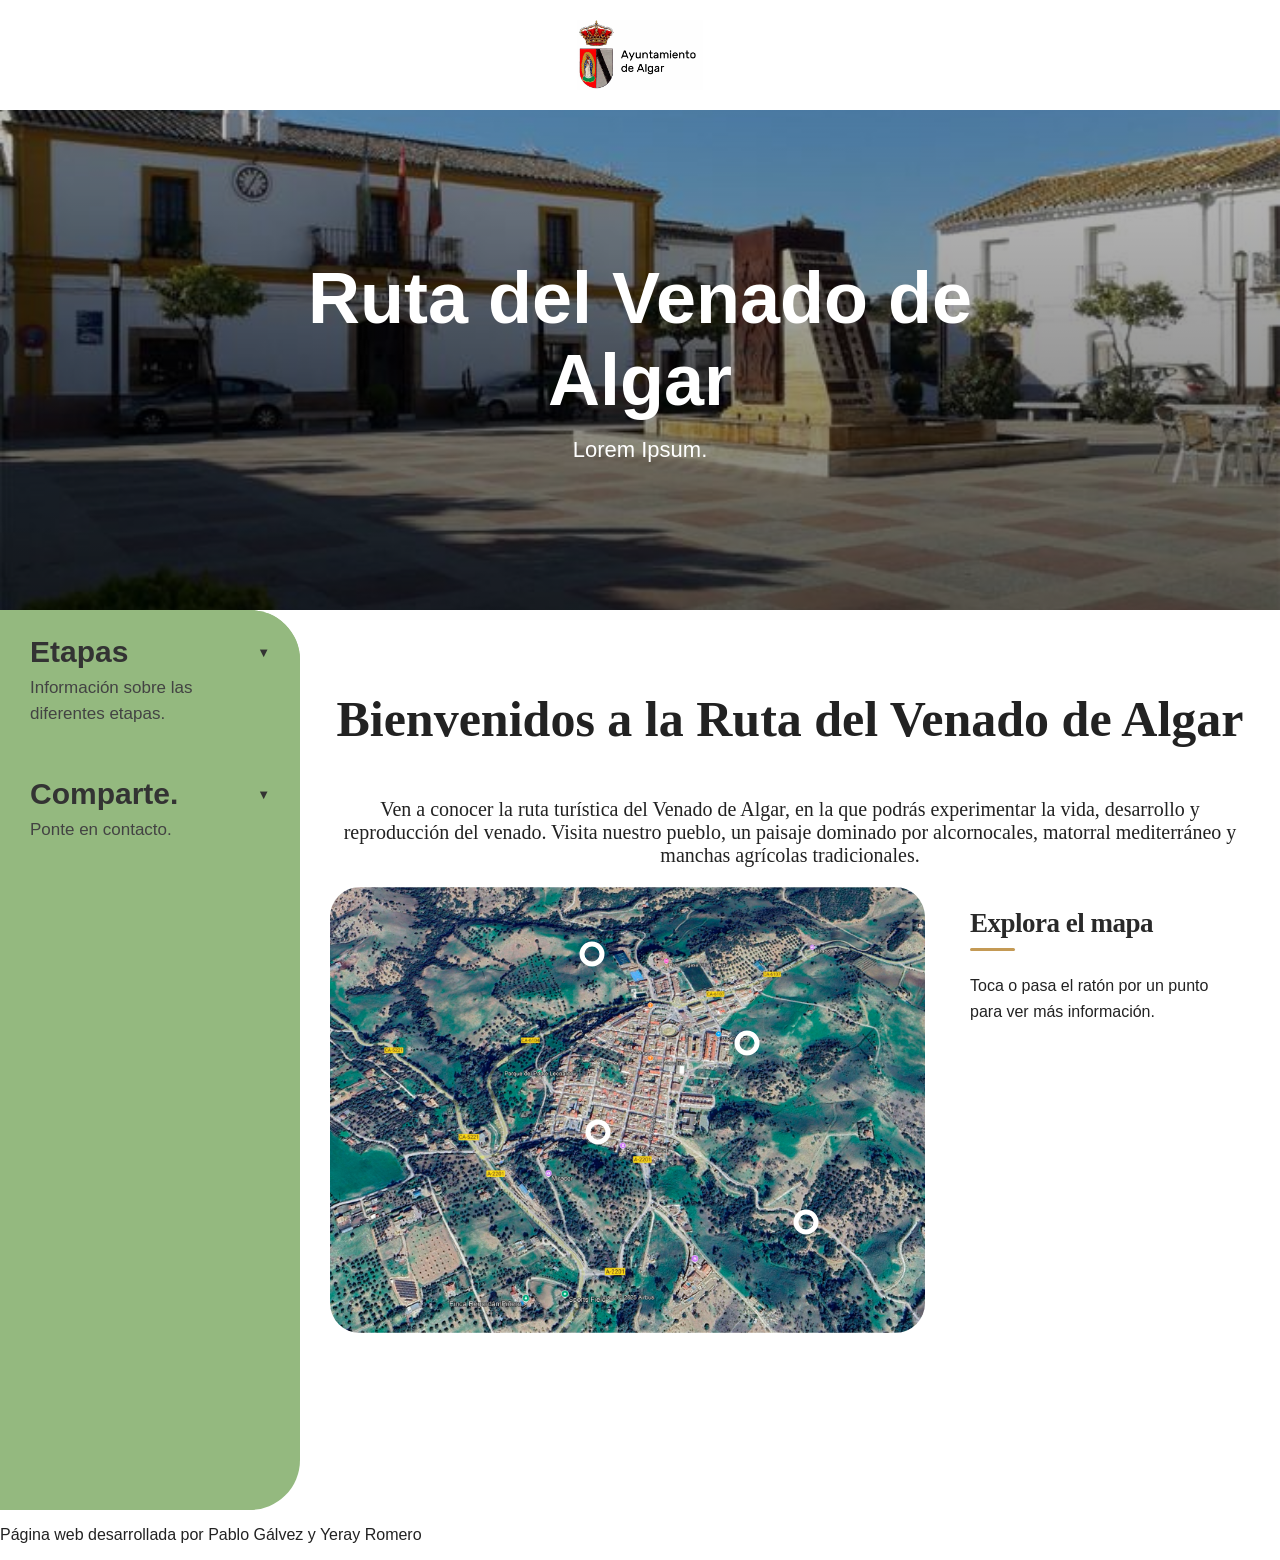
<file: index.html>
<!doctype html>
<html lang="en">
  <head>
    <meta charset="UTF-8" />
    <meta name="viewport" content="width=device-width, initial-scale=1.0" />
    <title>Interactive Map</title>
    <link rel="stylesheet" href="main.css" />
    <link rel="script" href="main.js" />
  </head>

  <body>
    <header class="logo-area">
      <img src="assets/images/escudo2.png" alt="Website logo" />
    </header>

    <div class="hero-header">
      <div class="hero-overlay">
        <div class="hero-content">
          <h1>Ruta del Venado de Algar</h1>
          <p>Lorem Ipsum.</p>
        </div>
      </div>
    </div>
    <!-- =====================================================
     15. COMPLETE PAGE LAYOUT
===================================================== -->

    <div class="page-layout">
      <!-- ===============================================
       LEFT SIDEBAR
  ================================================ -->

      <aside class="sidebar">
        <!-- LOGO -->

        <!-- EXTERNAL LINKS -->

        <nav class="links-area">
          <!-- WEBSITE -->
          <div class="link-item">
            <button
              class="dropdown-toggle"
              type="button"
              aria-expanded="false"
              aria-controls="dropdown-website"
            >
              Etapas

              <span class="dropdown-arrow">▼</span>
            </button>

            <span class="link-description">
              Información sobre las diferentes etapas.
            </span>

            <div class="dropdown-menu" id="dropdown-website">
              <a href="/etapa-1/"> Etapa 1 </a>

              <a href="/etapa-2/"> Etapa 2 </a>

              <a href="/etapa-3/"> Etapa 3 </a>
            </div>
          </div>

          <!-- ABOUT -->
          <div class="link-item">
            <button
              class="dropdown-toggle"
              type="button"
              aria-expanded="false"
              aria-controls="dropdown-about"
            >
              Comparte.

              <span class="dropdown-arrow">▼</span>
            </button>

            <span class="link-description"> Ponte en contacto. </span>

            <div class="dropdown-menu" id="dropdown-about">
              <a href="https://example.com/our-story"> Sugiere </a>

              <a href="https://example.com/team"> Comparte </a>
            </div>
          </div>
        </nav>
      </aside>

      <!-- ===============================================
       RIGHT MAIN CONTENT
  ================================================ -->

      <main class="main-content">
        <div class="right-side-title">
          <p>Bienvenidos a la Ruta del Venado de Algar</p>

          <div class="right-side-info">
            <p>
              Ven a conocer la ruta turística del Venado de Algar, en la que
              podrás experimentar la vida, desarrollo y reproducción del venado.
              Visita nuestro pueblo, un paisaje dominado por alcornocales,
              matorral mediterráneo y manchas agrícolas tradicionales.
            </p>
          </div>
        </div>

        <div class="map-layout">
          <!-- INTERACTIVE MAP -->

          <div class="map-container">
            <div class="map-wrapper" id="mapWrapper">
              <img
                src="assets/images/mapa ruta venado43.png"
                alt="Interactive map"
              />

              <!-- Markers generated by JavaScript -->
            </div>
          </div>

          <!-- INFORMATION PANEL -->

          <aside
            class="info-panel"
            id="infoPanel"
            aria-live="polite"
            aria-atomic="true"
          >
            <h2>Explora el mapa</h2>

            <p>Toca o pasa el ratón por un punto para ver más información.</p>
          </aside>
        </div>
      </main>
    </div>

    <div id="body2"></div>
    <div id="credits">
      <p>Página web desarrollada por Pablo Gálvez y Yeray Romero</p>
    </div>

    <!-- =====================================================
     16. JAVASCRIPT
===================================================== -->

    <script src="main.js"></script>
  </body>
</html>
</file>
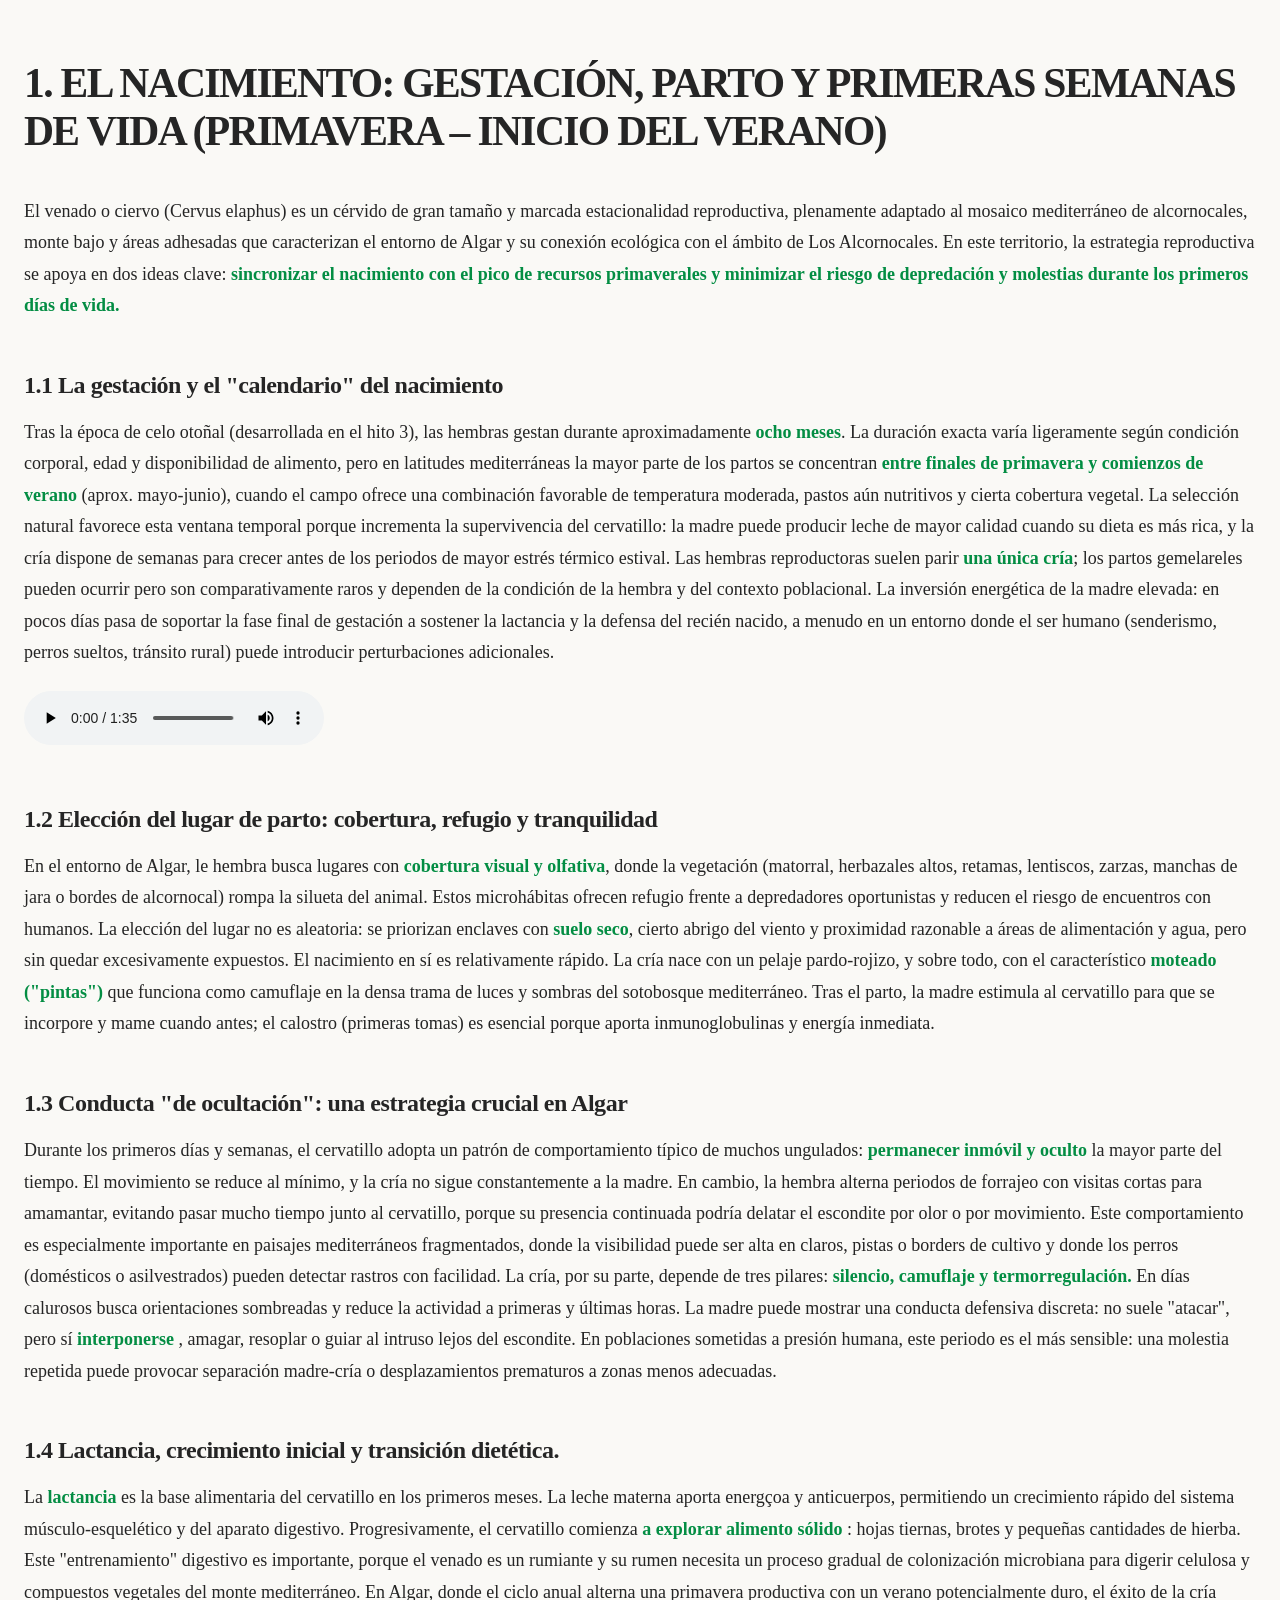
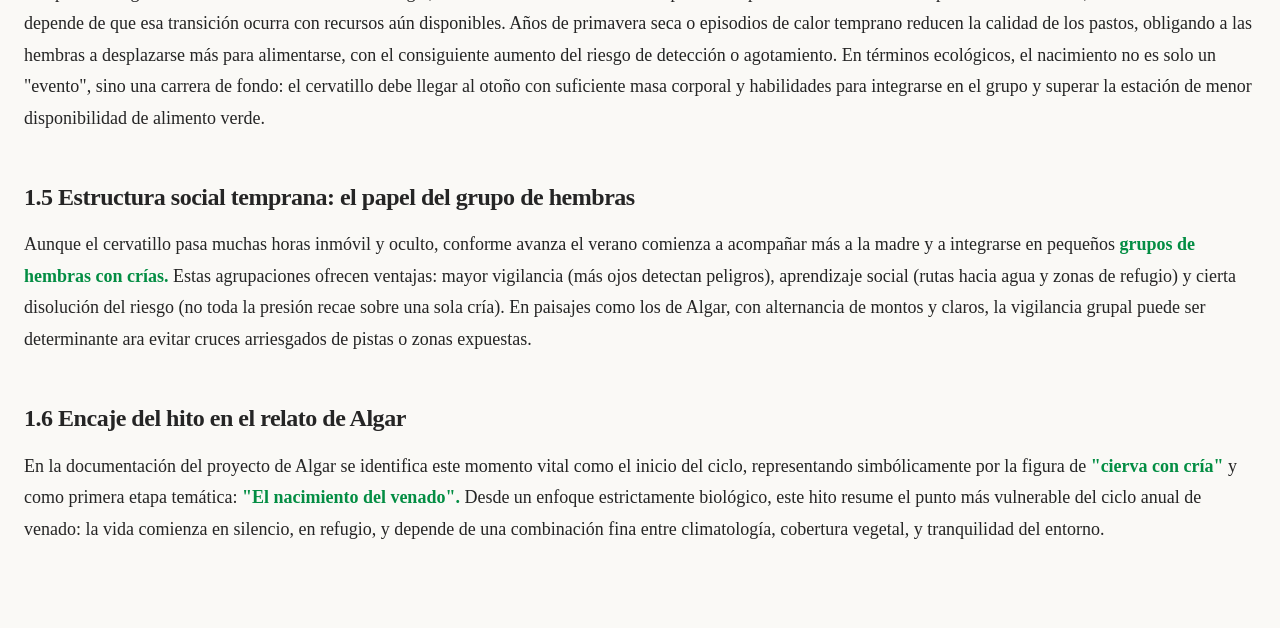
<file: etapa-1/index.html>
<!DOCTYPE html>
<html lang="en">

<head>
  <meta charset="UTF-8">
  <meta name="viewport" content="width=device-width, initial-scale=1.0">
  <title>Etapa 1: El nacimiento</title>
  <link rel="stylesheet" href="../main.css">
  <link rel="stylesheet" href="../etapas.css">
</head>

<body>
  <h1> 1. EL NACIMIENTO: GESTACIÓN, PARTO Y PRIMERAS SEMANAS DE VIDA
    (PRIMAVERA – INICIO DEL VERANO)</h1>
  <p>El venado o ciervo (Cervus elaphus) es un cérvido de gran tamaño y marcada estacionalidad reproductiva, plenamente
    adaptado al mosaico mediterráneo de alcornocales, monte bajo y áreas
    adhesadas que caracterizan el entorno de Algar y su conexión ecológica con el ámbito de
    Los Alcornocales. En este territorio, la estrategia reproductiva se apoya en dos ideas
    clave: <b>sincronizar el nacimiento con el pico de recursos primaverales y minimizar el
      riesgo de depredación y molestias durante los primeros días de vida.</b> </p>
  <h2> 1.1 La gestación y el "calendario" del nacimiento </h2>
  <p>Tras la época de celo otoñal (desarrollada en el hito 3), las hembras gestan durante
    aproximadamente <b>ocho meses</b>. La duración exacta varía ligeramente según
    condición corporal, edad y disponibilidad de alimento, pero en latitudes mediterráneas
    la mayor parte de los partos se concentran <b>entre finales de primavera y comienzos de verano </b>
    (aprox. mayo-junio), cuando el campo ofrece una combinación favorable de temperatura
    moderada, pastos aún nutritivos y cierta cobertura vegetal. La selección natural favorece
    esta ventana temporal porque incrementa la supervivencia del cervatillo: la madre puede
    producir leche de mayor calidad cuando su dieta es más rica, y la cría dispone de
    semanas para crecer antes de los periodos de mayor estrés térmico estival.

    Las hembras reproductoras suelen parir <b>una única cría</b>; los partos gemelareles pueden
    ocurrir pero son comparativamente raros y dependen de la condición de la hembra y del
    contexto poblacional. La inversión energética de la madre elevada: en pocos días
    pasa de soportar la fase final de gestación a sostener la lactancia y la defensa del
    recién nacido, a menudo en un entorno donde el ser humano (senderismo, perros sueltos,
    tránsito rural) puede introducir perturbaciones adicionales. </p>


  <audio controls>
    <source src="/assets/audio/audio_1.ogg" type="audio/ogg">
    Your browser does not support the audio element.
  </audio>


  <h2> 1.2 Elección del lugar de parto: cobertura, refugio y tranquilidad </h2>

  <p>En el entorno de Algar, le hembra busca lugares con <b>cobertura visual y olfativa</b>,
    donde la vegetación (matorral, herbazales altos, retamas, lentiscos, zarzas, manchas de jara o bordes
    de alcornocal) rompa la silueta del animal. Estos microhábitas ofrecen refugio frente a depredadores
    oportunistas y reducen el riesgo de encuentros con humanos.
    La elección del lugar no es aleatoria: se priorizan enclaves con <b>suelo seco</b>, cierto abrigo del viento
    y proximidad razonable a áreas de alimentación y agua, pero sin quedar excesivamente expuestos.

    El nacimiento en sí es relativamente rápido. La cría nace con un pelaje pardo-rojizo, y sobre todo,
    con el característico <b>moteado ("pintas") </b> que funciona como camuflaje en la densa trama de luces y sombras
    del sotobosque mediterráneo. Tras el parto, la madre estimula al cervatillo para que se incorpore y mame
    cuando antes; el calostro (primeras tomas) es esencial porque aporta inmunoglobulinas y energía inmediata. </p>

  <h2> 1.3 Conducta "de ocultación": una estrategia crucial en Algar </h2>
  <p>Durante los primeros días y semanas, el cervatillo adopta un patrón de comportamiento típico de muchos
    ungulados: <b>permanecer inmóvil y oculto</b> la mayor parte del tiempo. El movimiento se reduce al mínimo, y la
    cría
    no sigue constantemente a la madre. En cambio, la hembra alterna periodos de forrajeo con visitas cortas para
    amamantar, evitando pasar mucho tiempo junto al cervatillo, porque su presencia continuada podría delatar el
    escondite por olor o por movimiento. Este comportamiento es especialmente importante en paisajes mediterráneos
    fragmentados, donde la visibilidad puede ser alta en claros, pistas o borders de cultivo y donde los perros
    (domésticos o asilvestrados) pueden detectar rastros con facilidad.

    La cría, por su parte, depende de tres pilares: <b>silencio, camuflaje y termorregulación.</b>
    En días calurosos busca orientaciones sombreadas y reduce la actividad a primeras y últimas
    horas. La madre puede mostrar una conducta defensiva discreta: no suele "atacar", pero sí <b>interponerse </b>,
    amagar, resoplar o guiar al intruso lejos del escondite. En poblaciones sometidas a presión humana, este
    periodo es el más sensible: una molestia repetida puede provocar separación madre-cría o desplazamientos
    prematuros a zonas menos adecuadas. </p>

  <h2> 1.4 Lactancia, crecimiento inicial y transición dietética. </h2>

  <p>La <b> lactancia </b> es la base alimentaria del cervatillo en los primeros meses. La leche materna aporta energçoa
    y
    anticuerpos, permitiendo un crecimiento rápido del sistema músculo-esquelético
    y del aparato digestivo. Progresivamente, el cervatillo comienza<b> a explorar alimento sólido </b> : hojas tiernas,
    brotes y pequeñas cantidades de hierba. Este "entrenamiento" digestivo
    es importante, porque el venado es un rumiante y su rumen necesita un proceso gradual de colonización microbiana
    para
    digerir celulosa y compuestos vegetales del monte mediterráneo.

    En Algar, donde el ciclo anual alterna una primavera productiva con un verano potencialmente duro, el éxito de la
    cría
    depende de que esa transición ocurra con recursos aún
    disponibles. Años de primavera seca o episodios de calor temprano reducen la calidad de los pastos, obligando a las
    hembras a desplazarse más para alimentarse, con el consiguiente
    aumento del riesgo de detección o agotamiento. En términos ecológicos, el nacimiento no es solo un "evento", sino
    una
    carrera de fondo: el cervatillo debe llegar al otoño con
    suficiente masa corporal y habilidades para integrarse en el grupo y superar la estación de menor disponibilidad de
    alimento verde.</p>

  <h2> 1.5 Estructura social temprana: el papel del grupo de hembras </h2>

  <p>Aunque el cervatillo pasa muchas horas inmóvil y oculto, conforme avanza el verano comienza a acompañar más a la
    madre
    y a integrarse en pequeños<b> grupos de hembras con crías.</b>
    Estas agrupaciones ofrecen ventajas: mayor vigilancia (más ojos detectan peligros), aprendizaje social (rutas hacia
    agua y zonas de refugio) y cierta disolución del riesgo
    (no toda la presión recae sobre una sola cría). En paisajes como los de Algar, con alternancia de montos y claros,
    la
    vigilancia grupal puede ser determinante ara evitar
    cruces arriesgados de pistas o zonas expuestas. </p>

  <h2> 1.6 Encaje del hito en el relato de Algar </h2>

  <p>En la documentación del proyecto de Algar se identifica este momento vital como el inicio del ciclo, representando
    simbólicamente por la figura de <b>"cierva con cría"</b> y como primera etapa
    temática: <b>"El nacimiento del venado".</b>

    Desde un enfoque estrictamente biológico, este hito resume el punto más vulnerable del ciclo anual de venado: la
    vida
    comienza en silencio, en refugio, y depende de una combinación
    fina entre climatología, cobertura vegetal, y tranquilidad del entorno.</p>

</body>

</html>
</file>
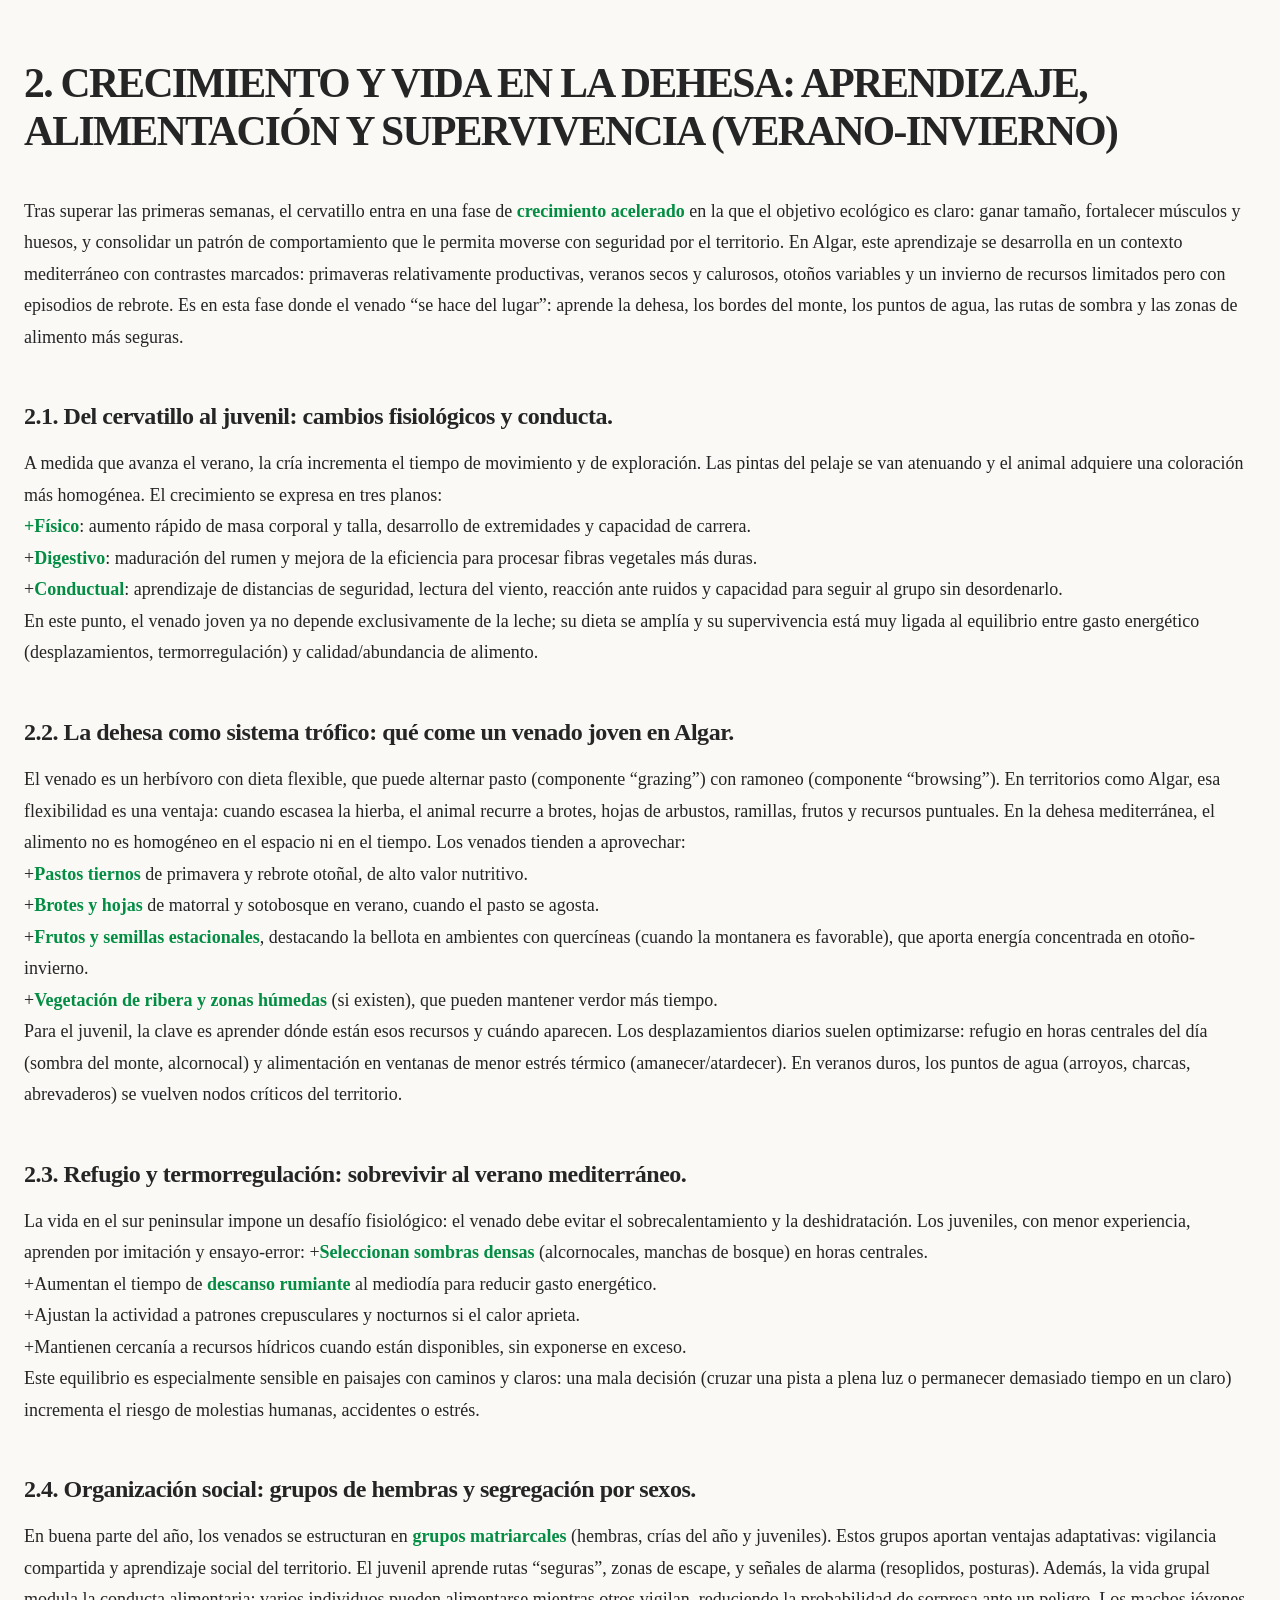
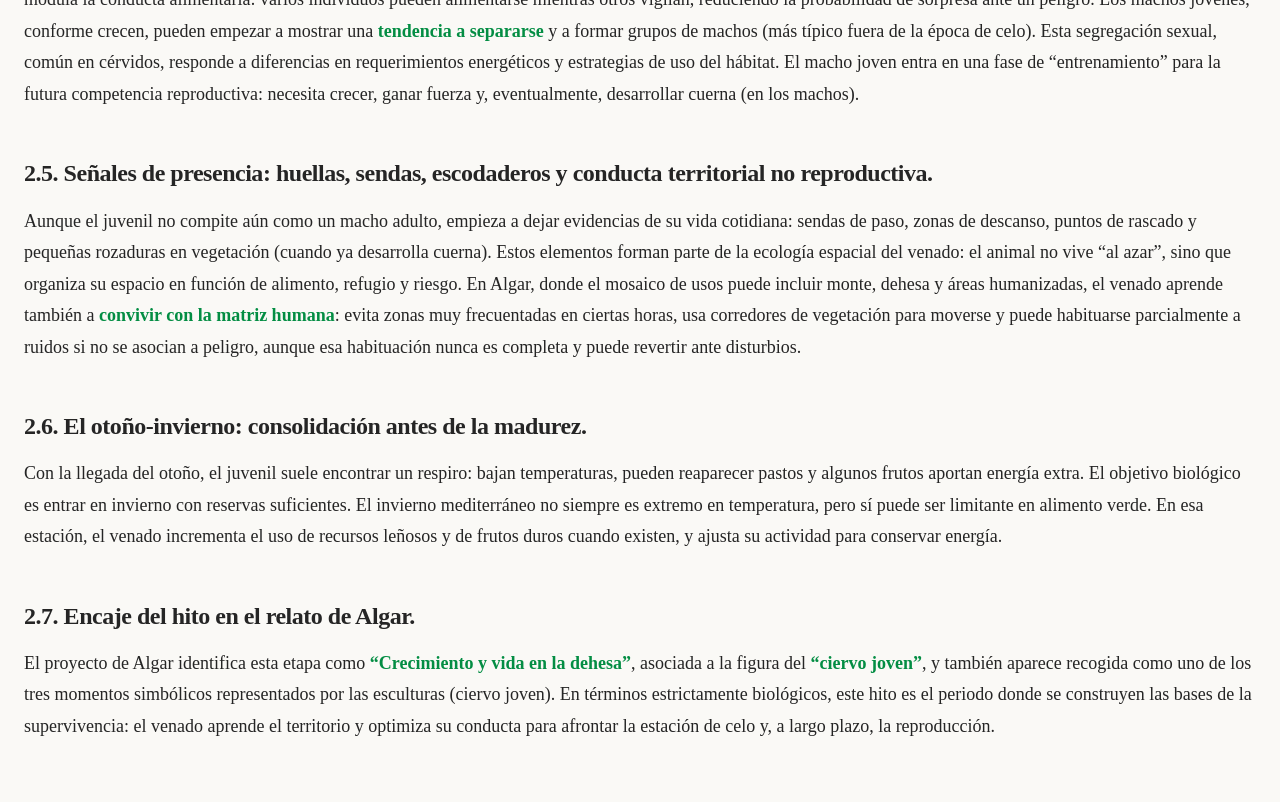
<file: etapa-2/index.html>
<!DOCTYPE html>
<html lang="en">

<head>
  <meta charset="UTF-8">
  <meta name="viewport" content="width=device-width, initial-scale=1.0">
  <title>Document</title>
  <link rel="stylesheet" href="../main.css">
  <link rel="stylesheet" href="../etapas.css">
</head>

<body>
  <h1>2. CRECIMIENTO Y VIDA EN LA DEHESA: APRENDIZAJE, ALIMENTACIÓN Y
    SUPERVIVENCIA (VERANO-INVIERNO)</h1>
  Tras superar las primeras semanas, el cervatillo entra en una fase de <b>crecimiento
  acelerado</b> en la que el objetivo ecológico es claro: ganar tamaño, fortalecer músculos y
  huesos, y consolidar un patrón de comportamiento que le permita moverse con
  seguridad por el territorio. En Algar, este aprendizaje se desarrolla en un contexto
  mediterráneo con contrastes marcados: primaveras relativamente productivas,
  veranos secos y calurosos, otoños variables y un invierno de recursos limitados pero
  con episodios de rebrote. Es en esta fase donde el venado “se hace del lugar”: aprende
  la dehesa, los bordes del monte, los puntos de agua, las rutas de sombra y las zonas de
  alimento más seguras.
  <h2>2.1. Del cervatillo al juvenil: cambios fisiológicos y conducta.</h2>
  A medida que avanza el verano, la cría incrementa el tiempo de movimiento y de
  exploración. Las pintas del pelaje se van atenuando y el animal adquiere una
  coloración más homogénea. El crecimiento se expresa en tres planos:
  <br><b>+Físico</b>: aumento rápido de masa corporal y talla, desarrollo de extremidades y
  capacidad de carrera.<br>
  +<b>Digestivo</b>: maduración del rumen y mejora de la eficiencia para procesar fibras
  vegetales más duras.<br>
  +<b>Conductual</b>: aprendizaje de distancias de seguridad, lectura del viento, reacción
  ante ruidos y capacidad para seguir al grupo sin desordenarlo.<br>
  En este punto, el venado joven ya no depende exclusivamente de la leche; su dieta se
  amplía y su supervivencia está muy ligada al equilibrio entre gasto energético
  (desplazamientos, termorregulación) y calidad/abundancia de alimento.
  <h2>2.2. La dehesa como sistema trófico: qué come un venado joven en Algar.</h2>
  El venado es un herbívoro con dieta flexible</b>, que puede alternar pasto (componente
  “grazing”) con ramoneo (componente “browsing”). En territorios como Algar, esa
  flexibilidad es una ventaja: cuando escasea la hierba, el animal recurre a brotes, hojas
  de arbustos, ramillas, frutos y recursos puntuales.
  En la dehesa mediterránea, el alimento no es homogéneo en el espacio ni en el
  tiempo. Los venados tienden a aprovechar:<br>
  +<b>Pastos tiernos</b> de primavera y rebrote otoñal, de alto valor nutritivo.<br>
  +<b>Brotes y hojas</b> de matorral y sotobosque en verano, cuando el pasto se agosta.<br>
  +<b>Frutos y semillas estacionales</b>, destacando la bellota en ambientes con
  quercíneas (cuando la montanera es favorable), que aporta energía
  concentrada en otoño-invierno.<br>
  +<b>Vegetación de ribera y zonas húmedas </b>(si existen), que pueden mantener
  verdor más tiempo.<br>
  Para el juvenil, la clave es aprender dónde</b> están esos recursos y cuándo </b>aparecen. Los
  desplazamientos diarios suelen optimizarse: refugio en horas centrales del día (sombra
  del monte, alcornocal) y alimentación en ventanas de menor estrés térmico
  (amanecer/atardecer). En veranos duros, los puntos de agua (arroyos, charcas,
  abrevaderos) se vuelven nodos críticos del territorio.
  <h2>2.3. Refugio y termorregulación: sobrevivir al verano mediterráneo.</h2>
  La vida en el sur peninsular impone un desafío fisiológico: el venado debe evitar el
  sobrecalentamiento y la deshidratación. Los juveniles, con menor experiencia,
  aprenden por imitación y ensayo-error:
  +<b>Seleccionan sombras densas </b>(alcornocales, manchas de bosque) en horas
  centrales.<br>
  +Aumentan el tiempo de <b>descanso rumiante </b>al mediodía para reducir gasto
  energético.<br>
  +Ajustan la actividad a patrones crepusculares y nocturnos si el calor aprieta.<br>
  +Mantienen cercanía a recursos hídricos cuando están disponibles, sin
  exponerse en exceso.<br>
  Este equilibrio es especialmente sensible en paisajes con caminos y claros: una mala
  decisión (cruzar una pista a plena luz o permanecer demasiado tiempo en un claro)
  incrementa el riesgo de molestias humanas, accidentes o estrés.
  <h2>2.4. Organización social: grupos de hembras y segregación por sexos.</h2>
  En buena parte del año, los venados se estructuran en <b>grupos matriarcales</b> (hembras,
  crías del año y juveniles). Estos grupos aportan ventajas adaptativas: vigilancia
  compartida y aprendizaje social del territorio. El juvenil aprende rutas “seguras”, zonas
  de escape, y señales de alarma (resoplidos, posturas). Además, la vida grupal modula
  la conducta alimentaria: varios individuos pueden alimentarse mientras otros vigilan,
  reduciendo la probabilidad de sorpresa ante un peligro.
  Los machos jóvenes, conforme crecen, pueden empezar a mostrar una <b>tendencia a
  separarse </b>y a formar grupos de machos (más típico fuera de la época de celo). Esta
  segregación sexual, común en cérvidos, responde a diferencias en requerimientos
  energéticos y estrategias de uso del hábitat. El macho joven entra en una fase de
  “entrenamiento” para la futura competencia reproductiva: necesita crecer, ganar
  fuerza y, eventualmente, desarrollar cuerna (en los machos).
  <h2>2.5. Señales de presencia: huellas, sendas, escodaderos y conducta territorial no
    reproductiva.</h2>
  Aunque el juvenil no compite aún como un macho adulto, empieza a dejar evidencias
  de su vida cotidiana: sendas de paso, zonas de descanso, puntos de rascado y
  pequeñas rozaduras en vegetación (cuando ya desarrolla cuerna). Estos elementos
  forman parte de la ecología espacial del venado: el animal no vive “al azar”, sino que
  organiza su espacio en función de alimento, refugio y riesgo.
  En Algar, donde el mosaico de usos puede incluir monte, dehesa y áreas humanizadas,
  el venado aprende también a <b>convivir con la matriz humana</b>: evita zonas muy
  frecuentadas en ciertas horas, usa corredores de vegetación para moverse y puede
  habituarse parcialmente a ruidos si no se asocian a peligro, aunque esa habituación
  nunca es completa y puede revertir ante disturbios.
  <h2>2.6. El otoño-invierno: consolidación antes de la madurez.</h2>
  Con la llegada del otoño, el juvenil suele encontrar un respiro: bajan temperaturas,
  pueden reaparecer pastos y algunos frutos aportan energía extra. El objetivo biológico
  es entrar en invierno con reservas suficientes. El invierno mediterráneo no siempre es
  extremo en temperatura, pero sí puede ser limitante en alimento verde. En esa
  estación, el venado incrementa el uso de recursos leñosos y de frutos duros cuando
  existen, y ajusta su actividad para conservar energía.
  <h2>2.7. Encaje del hito en el relato de Algar. </h2>
  El proyecto de Algar identifica esta etapa como <b>“Crecimiento y vida en la dehesa”</b>,
  asociada a la figura del <b>“ciervo joven”</b>, y también aparece recogida como uno de los
  tres momentos simbólicos representados por las esculturas (ciervo joven).
  En términos estrictamente biológicos, este hito es el periodo donde se construyen las
  bases de la supervivencia: el venado aprende el territorio y optimiza su conducta para
  afrontar la estación de celo y, a largo plazo, la reproducción.
</body>

</html>
</file>
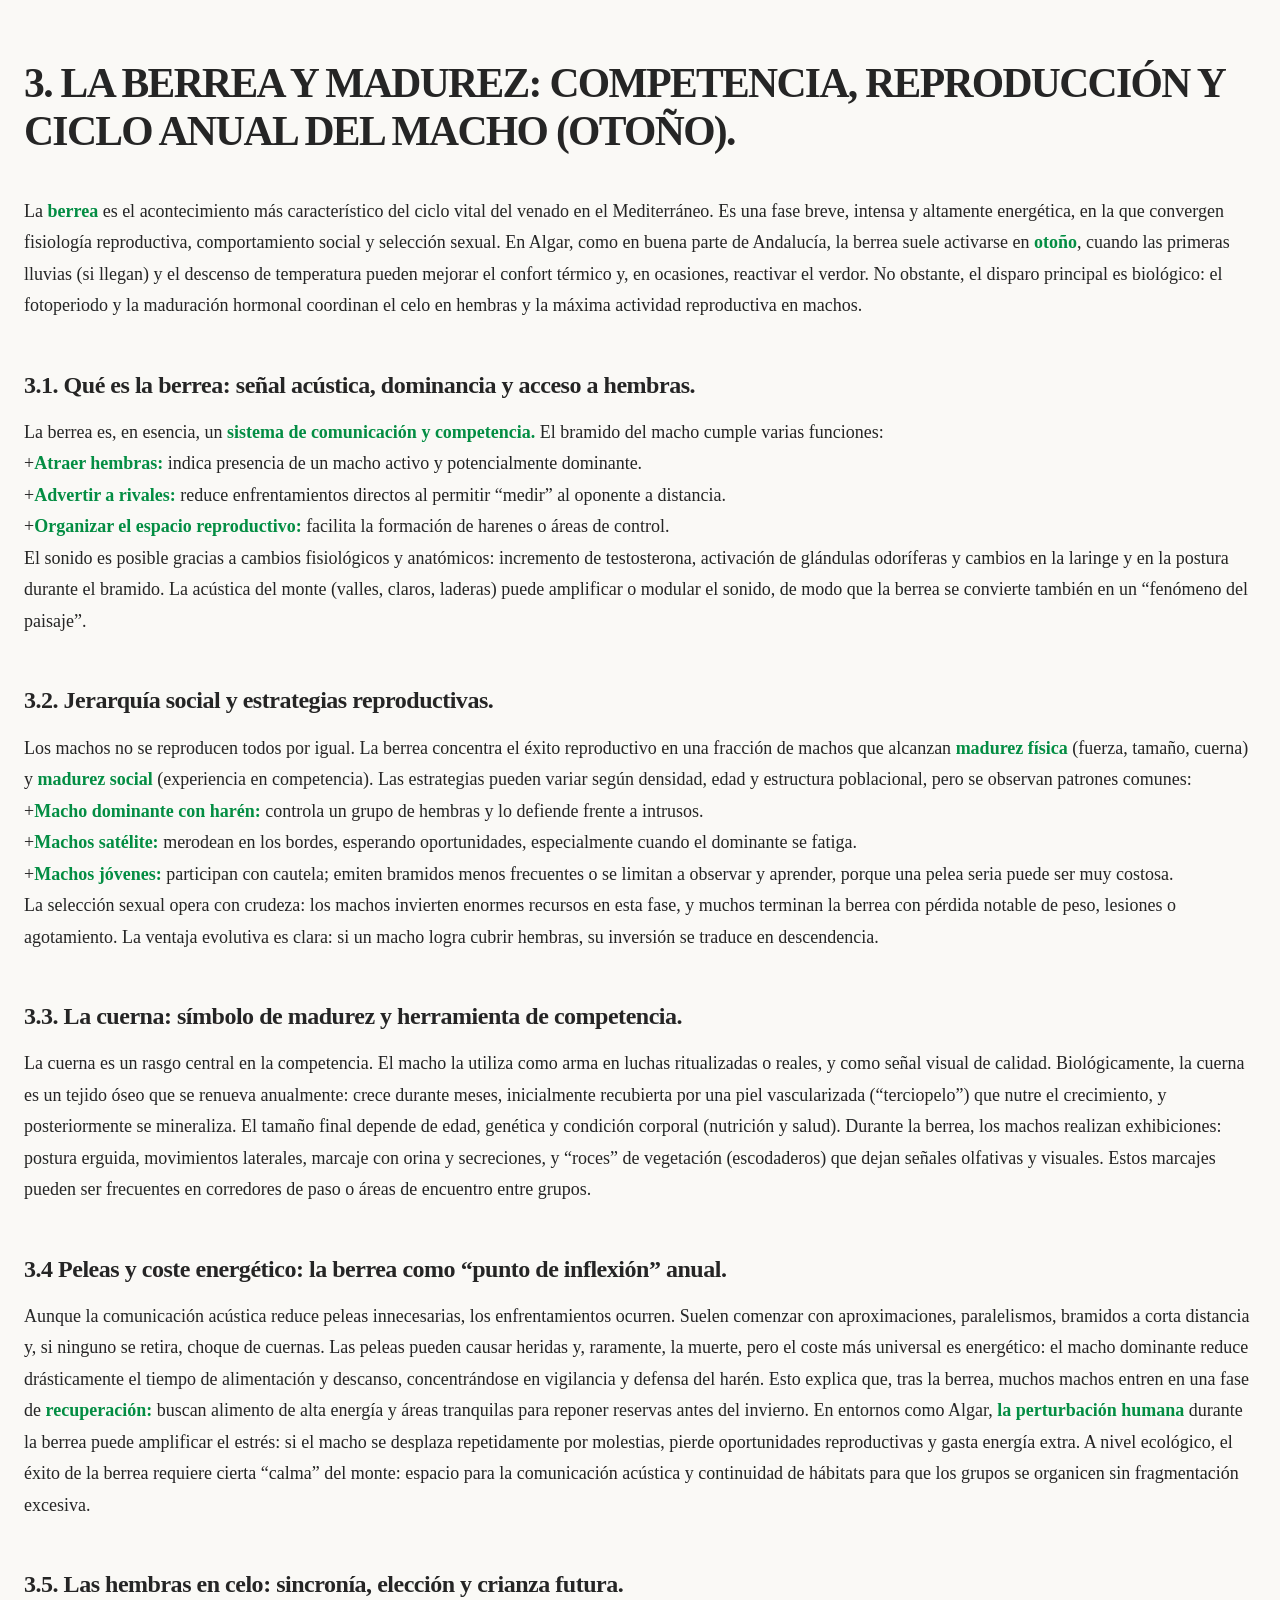
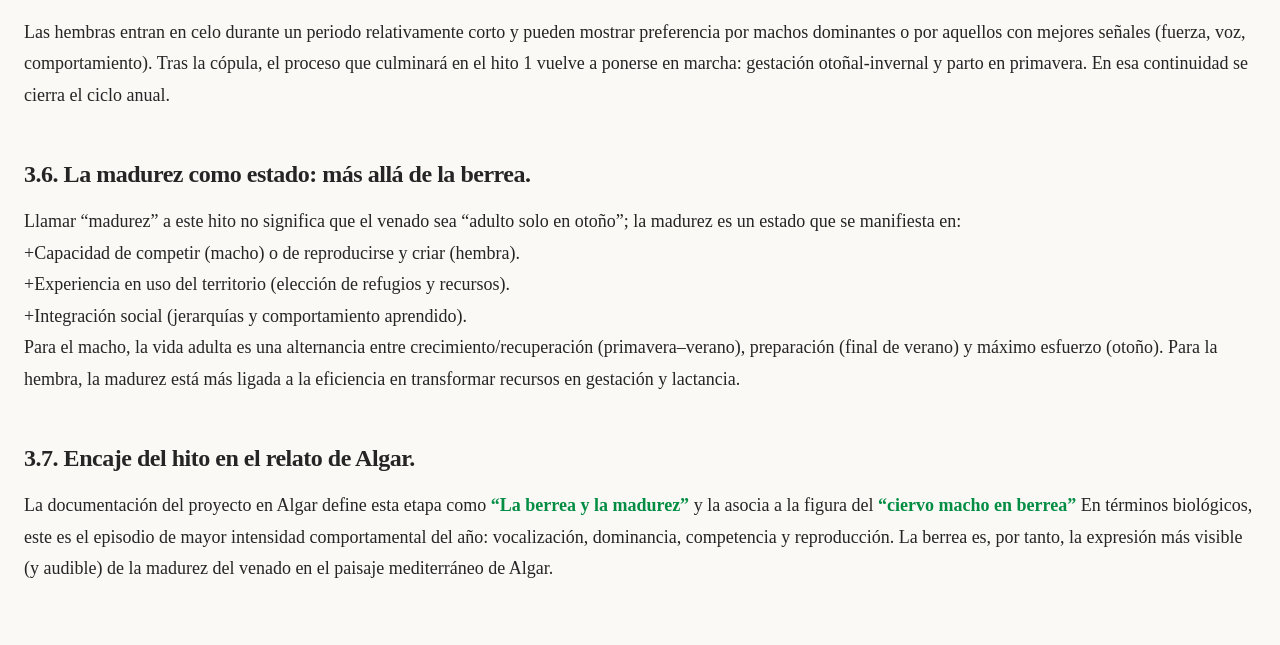
<file: etapa-3/index.html>
<!DOCTYPE html>
<html lang="en">

<head>
  <meta charset="UTF-8">
  <meta name="viewport" content="width=device-width, initial-scale=1.0">
  <title>Document</title>
  <link rel="stylesheet" href="../main.css">
  <link rel="stylesheet" href="../etapas.css">
</head>

<body>
  <h1>3. LA BERREA Y MADUREZ: COMPETENCIA, REPRODUCCIÓN Y CICLO
    ANUAL DEL MACHO (OTOÑO).</h1>
  La <b>berrea</b> es el acontecimiento más característico del ciclo vital del venado en el
  Mediterráneo. Es una fase breve, intensa y altamente energética, en la que convergen
  fisiología reproductiva, comportamiento social y selección sexual. En Algar, como en
  buena parte de Andalucía, la berrea suele activarse en <b>otoño</b>, cuando las primeras
  lluvias (si llegan) y el descenso de temperatura pueden mejorar el confort térmico y,
  en ocasiones, reactivar el verdor. No obstante, el disparo principal es biológico: el
  fotoperiodo y la maduración hormonal coordinan el celo en hembras y la máxima
  actividad reproductiva en machos.
  <h2>3.1. Qué es la berrea: señal acústica, dominancia y acceso a hembras.</h2>
  La berrea es, en esencia, un <b>sistema de comunicación y competencia.</b> El bramido del
    macho cumple varias funciones:<br>
    +<b>Atraer hembras:</b> indica presencia de un macho activo y potencialmente
    dominante.<br>
    +<b>Advertir a rivales:</b> reduce enfrentamientos directos al permitir “medir” al
    oponente a distancia.<br>
    +<b>Organizar el espacio reproductivo:</b> facilita la formación de harenes o áreas de
    control.<br>
    El sonido es posible gracias a cambios fisiológicos y anatómicos: incremento de
    testosterona, activación de glándulas odoríferas y cambios en la laringe y en la postura
    durante el bramido. La acústica del monte (valles, claros, laderas) puede amplificar o
    modular el sonido, de modo que la berrea se convierte también en un “fenómeno del
    paisaje”.
    <h2>3.2. Jerarquía social y estrategias reproductivas.</h2>
    Los machos no se reproducen todos por igual. La berrea concentra el éxito
    reproductivo en una fracción de machos que alcanzan <b>madurez física</b> (fuerza, tamaño,
    cuerna) y <b>madurez social</b> (experiencia en competencia). Las estrategias pueden variar
    según densidad, edad y estructura poblacional, pero se observan patrones comunes:<br>
    +<b>Macho dominante con harén:</b> controla un grupo de hembras y lo defiende
    frente a intrusos.<br>
    +<b>Machos satélite:</b> merodean en los bordes, esperando oportunidades,
    especialmente cuando el dominante se fatiga.<br>
    +<b>Machos jóvenes:</b> participan con cautela; emiten bramidos menos frecuentes o
    se limitan a observar y aprender, porque una pelea seria puede ser muy
    costosa.<br>
    La selección sexual opera con crudeza: los machos invierten enormes recursos en esta
    fase, y muchos terminan la berrea con pérdida notable de peso, lesiones o
    agotamiento. La ventaja evolutiva es clara: si un macho logra cubrir hembras, su
    inversión se traduce en descendencia.
    <h2>3.3. La cuerna: símbolo de madurez y herramienta de competencia.</h2>
    La cuerna es un rasgo central en la competencia. El macho la utiliza como arma en
    luchas ritualizadas o reales, y como señal visual de calidad. Biológicamente, la cuerna
    es un tejido óseo que se renueva anualmente: crece durante meses, inicialmente
    recubierta por una piel vascularizada (“terciopelo”) que nutre el crecimiento, y
    posteriormente se mineraliza. El tamaño final depende de edad, genética y condición
    corporal (nutrición y salud).
    Durante la berrea, los machos realizan exhibiciones: postura erguida, movimientos
    laterales, marcaje con orina y secreciones, y “roces” de vegetación (escodaderos) que
    dejan señales olfativas y visuales. Estos marcajes pueden ser frecuentes en corredores
    de paso o áreas de encuentro entre grupos.
    <h2>3.4 Peleas y coste energético: la berrea como “punto de inflexión” anual.</h2>
    Aunque la comunicación acústica reduce peleas innecesarias, los enfrentamientos
    ocurren. Suelen comenzar con aproximaciones, paralelismos, bramidos a corta
    distancia y, si ninguno se retira, choque de cuernas. Las peleas pueden causar heridas
    y, raramente, la muerte, pero el coste más universal es energético: el macho
    dominante reduce drásticamente el tiempo de alimentación y descanso,
    concentrándose en vigilancia y defensa del harén. Esto explica que, tras la berrea,
    muchos machos entren en una fase de <b>recuperación:</b> buscan alimento de alta energía
    y áreas tranquilas para reponer reservas antes del invierno.
    En entornos como Algar, <b>la perturbación humana</b> durante la berrea puede amplificar
    el estrés: si el macho se desplaza repetidamente por molestias, pierde oportunidades
    reproductivas y gasta energía extra. A nivel ecológico, el éxito de la berrea requiere
    cierta “calma” del monte: espacio para la comunicación acústica y continuidad de
    hábitats para que los grupos se organicen sin fragmentación excesiva.
    <h2>3.5. Las hembras en celo: sincronía, elección y crianza futura.</h2>
    Las hembras entran en celo durante un periodo relativamente corto y pueden mostrar
    preferencia por machos dominantes o por aquellos con mejores señales (fuerza, voz,
    comportamiento). Tras la cópula, el proceso que culminará en el hito 1 vuelve a
    ponerse en marcha: gestación otoñal-invernal y parto en primavera. En esa
    continuidad se cierra el ciclo anual.
    <h2>3.6. La madurez como estado: más allá de la berrea.</h2>
    Llamar “madurez” a este hito no significa que el venado sea “adulto solo en otoño”; la
    madurez es un estado que se manifiesta en:<br>
    +Capacidad de competir (macho) o de reproducirse y criar (hembra).<br>
    +Experiencia en uso del territorio (elección de refugios y recursos).<br>
    +Integración social (jerarquías y comportamiento aprendido).<br>
    Para el macho, la vida adulta es una alternancia entre crecimiento/recuperación
    (primavera–verano), preparación (final de verano) y máximo esfuerzo (otoño). Para la
    hembra, la madurez está más ligada a la eficiencia en transformar recursos en
    gestación y lactancia.
    <h2>3.7. Encaje del hito en el relato de Algar.</h2>
    La documentación del proyecto en Algar define esta etapa como <b>“La berrea y la
      madurez”</b> y la asocia a la figura del <b>“ciervo macho en berrea”</b>
    En términos biológicos, este es el episodio de mayor intensidad comportamental del
    año: vocalización, dominancia, competencia y reproducción. La berrea es, por tanto, la
    expresión más visible (y audible) de la madurez del venado en el paisaje mediterráneo
    de Algar.
</body>

</html>
</file>
<file: main.css>
/* ------------------- PAGINA MAPA ---------------- */


/* =====================================================
   1. CUSTOMIZATION SETTINGS
===================================================== */

:root {

  /* GENERAL PAGE */
  --page-background: #ffffff;
  --page-font: Arial, sans-serif;
  --page-text-color: #222222;

  /* LOGO AREA */
  --logo-area-background: #ffffff;
  --logo-area-height: 110px;
  --logo-area-padding: 20px 30px;
  /* --logo-area-alignment: flex-start; */

  --logo-width: 180px;
  --logo-height: 70px;
  --logo-object-fit: contain;

  /* LEFT LINKS AREA */
  --links-background: #94b97f;
  --links-padding: 25px 30px;
  --links-gap: 40px;

  --links-font-family: Georgia, sans-serif;
  --links-font-size: 30px;
  --links-font-weight: 600;
  --links-text-color: #333333;
  --links-hover-color: #c49a55;

  --links-description-size: 17px;
  --links-description-color: #434343;
  --links-description-weight: 400;

  /* LEFT COLUMN */
  --sidebar-width: 300px;
  --sidebar-background: #94b97f;

  /* MAIN CONTENT */
  --main-background: #ffffff;
  --main-padding: 30px;
  --map-panel-gap: 25px;

  /* INFORMATION PANEL */
  --info-panel-width: 300px;
  --info-panel-background: #ffffff;
  --info-panel-padding: 20px;

  /* INFORMATION TITLES */
  --info-title-font: Georgia, serif;
  --info-title-size: 27px;
  --info-title-color: #292929;
  --info-title-accent: #c49a55;

  /* INFO IMAGE */
  --info-image-height: 190px;
  --info-image-radius: 6px;

  /* MAP MARKERS */
  --marker-size: 25px;
  --marker-color: #e5383500;
  --marker-hover-color: #ff9800;

  /* MOBILE */
  --mobile-padding: 15px;
}


/* =====================================================
   2. GENERAL PAGE STYLING
===================================================== */

* {
  box-sizing: border-box;
}

body {
  margin: 0;
  font-family: var(--page-font);
  background: var(--page-background);
  color: var(--page-text-color);
}


/* =====================================================
   3. MAIN DESKTOP LAYOUT
   Left sidebar + right map area
===================================================== */

.page-layout {
  display: flex;
  width: 100%;
  min-height: 100vh;
  align-items: stretch;
}


/* =====================================================
   4. LEFT SIDEBAR
===================================================== */

.sidebar {
  width: var(--sidebar-width);
  flex: 0 0 var(--sidebar-width);

  background: var(--sidebar-background);
  display: flex;
  flex-direction: column;
  border-bottom-right-radius: 50px;
  border-top-right-radius: 50px;
}


/* LOGO AREA */

.logo-area {
  width: 100%;
  min-height: var(--logo-area-height);
  padding: var(--logo-area-padding);

  display: flex;
  align-items: center;
  justify-content: center;

  background: var(--logo-area-background);
}

.logo-area img {
  width: var(--logo-width);
  height: var(--logo-height);
  object-fit: var(--logo-object-fit);
  display: block;
  max-width: 100%;
}



/* =====================================================
   DROPDOWN LINKS
===================================================== */

.links-area {
  width: 100%;
  padding: var(--links-padding);
  background: var(--links-background);
border-top-right-radius: 50px;
  display: flex;
  flex-direction: column;
  align-items: flex-start;
  justify-content: flex-start;
  gap: var(--links-gap);
  
}

.link-item {
  width: 100%;

  display: flex;
  flex-direction: column;
  align-items: flex-start;
  gap: 6px;
}

/* Main dropdown button */

.dropdown-toggle {
  width: 100%;
  padding: 0;
  border: none;
  background: transparent;

  display: flex;
  align-items: center;
  justify-content: space-between;
  gap: 10px;

  font-family: var(--links-font-family);
  font-size: var(--links-font-size);
  font-weight: var(--links-font-weight);
  color: var(--links-text-color);

  text-align: left;
  cursor: pointer;

  transition: color 0.2s ease;
}

.dropdown-toggle:hover,
.dropdown-toggle[aria-expanded="true"] {
  color: var(--links-hover-color);
}

/* Dropdown arrow */

.dropdown-arrow {
  font-size: 13px;
  transition: transform 0.25s ease;
}

.dropdown-toggle[aria-expanded="true"] .dropdown-arrow {
  transform: rotate(180deg);
}

/* Description */

.link-description {
  font-family: var(--links-font-family);
  font-size: var(--links-description-size);
  font-weight: var(--links-description-weight);
  color: var(--links-description-color);
  line-height: 1.5;
}

/* Dropdown content */

.dropdown-menu {
  width: 100%;

  display: flex;
  flex-direction: column;
  gap: 12px;

  padding-left: 14px;
  margin-top: 5px;

  border-left: 2px solid var(--info-title-accent);

  max-height: 0;
  opacity: 0;
  overflow: hidden;

  transition:
    max-height 0.3s ease,
    opacity 0.25s ease,
    margin 0.3s ease;
}

.dropdown-menu.open {
  max-height: 500px;
  opacity: 1;
  margin-top: 10px;
}

/* Sub-links */

.dropdown-menu a {
  font-family: var(--links-font-family);
  font-size: 24px;
  font-weight: 400;

  color: var(--links-text-color);
  text-decoration: none;

  transition: color 0.2s ease;
}

.dropdown-menu a:hover {
  color: var(--links-hover-color);
}

/* Keyboard accessibility */

.dropdown-toggle:focus-visible,
.dropdown-menu a:focus-visible {
  outline: 2px solid var(--links-hover-color);
  outline-offset: 4px;
}


/* Mobile adjustments */

@media (max-width: 900px) {

  .links-area {
    flex-direction: column;
    align-items: flex-start;
    gap: 22px;
  }

  .link-item {
    width: 100%;
  }

  .dropdown-toggle {
    font-size: 18px;
  }

  .link-description {
    font-size: 11px;
  }

}



/* =====================================================
   6. RIGHT MAIN CONTENT
===================================================== */

.main-content {
  flex: 1;
  min-width: 0;

  padding: var(--main-padding);
  background: var(--main-background);
}


/* =====================================================
   7. MAP AND INFORMATION PANEL
===================================================== */

.map-layout {
  width: 100%;

  display: flex;
  align-items: flex-start;
  gap: var(--map-panel-gap);
}

.map-container {
  flex: 1;
  min-width: 0;
  
}

/*
  Set this aspect ratio to match your map image.
  Example: 1920 x 1080 = 16 / 9
*/

.map-wrapper {
  position: relative;
  width: 100%;
  aspect-ratio: 4 / 3;
  overflow: hidden;
  border-radius: 30px;
}

.map-wrapper > img {
  position: absolute;
  inset: 0;

  width: 100%;
  height: 100%;

  display: block;
  object-fit: fill;
}


/* =====================================================
   8. MAP MARKERS
===================================================== */

.map-point {
  position: absolute;

  width: var(--marker-size);
  height: var(--marker-size);

  border-radius: 50%;
  background: var(--marker-color);

  border: 5px solid white;
  transform: translate(-50%, -50%);

  cursor: pointer;
  z-index: 2;

  transition:
    background 0.2s ease,
    transform 0.2s ease;
}

.map-point:hover,
.map-point.active,
.map-point:focus-visible {
  background: var(--marker-hover-color);
  transform: translate(-50%, -50%) scale(1.3);
}

.map-point:focus-visible {
  outline: 2px solid var(--marker-hover-color);
  outline-offset: 4px;
}

.map-point.active {
  animation: markerPulse 0.1s ease;
}

@keyframes markerPulse {

  0% {
    transform: translate(-50%, -50%) scale(1);
  }

  50% {
    transform: translate(-50%, -50%) scale(1.5);
  }

  100% {
    transform: translate(-50%, -50%) scale(1.3);
  }

}


/* =====================================================
   9. INFORMATION PANEL
===================================================== */

.info-panel {
  flex: 0 0 var(--info-panel-width);
  width: var(--info-panel-width);

  padding: var(--info-panel-padding);
  background: var(--info-panel-background);

  min-width: 0;

  transition:
    opacity 0.2s ease,
    transform 0.2s ease;
}

.info-panel.changing {
  opacity: 0;
  transform: translateY(8px);
}


/* =====================================================
   10. STYLIZED INFORMATION TITLES
===================================================== */

.info-panel h2 {
  font-family: var(--info-title-font);
  font-size: var(--info-title-size);
  font-weight: 600;
  line-height: 1.2;
  letter-spacing: -0.5px;

  color: var(--info-title-color);

  margin-top: 0;
  margin-bottom: 22px;
  padding-bottom: 12px;

  position: relative;

  animation: textAppear 0.4s ease both;
}

.info-panel h2::after {
  content: "";

  position: absolute;
  bottom: 0;
  left: 0;

  width: 45px;
  height: 3px;

  background: var(--info-title-accent);
  border-radius: 3px;
}


/* =====================================================
   11. INFORMATION IMAGES
===================================================== */

.info-image {
  width: 100%;
  height: var(--info-image-height);

  object-fit: cover;
  border-radius: var(--info-image-radius);

  display: block;
  margin-bottom: 20px;

  animation: imageAppear 0.45s ease both;
}

@keyframes imageAppear {

  from {
    opacity: 0;
    transform: scale(0.97);
  }

  to {
    opacity: 1;
    transform: scale(1);
  }

}


/* =====================================================
   12. INFORMATION TEXT ANIMATION
===================================================== */

.info-panel p {
  line-height: 1.6;

  animation: textAppear 0.4s ease both;
  animation-delay: 0.08s;
}

.info-extra {
  margin-top: 15px;
  line-height: 1.6;

  animation: textAppear 0.4s ease both;
  animation-delay: 0.14s;
}

@keyframes textAppear {

  from {
    opacity: 0;
    transform: translateY(6px);
  }

  to {
    opacity: 1;
    transform: translateY(0);
  }

}


/* =====================================================
   13. RESPONSIVE DESIGN
===================================================== */

/* Tablet and mobile */

@media (max-width: 900px) {

  /* Stack sidebar above map */
  .page-layout {
    flex-direction: column;
  }

  .sidebar {
    width: 100%;
    flex: none;
    
  }

  .logo-area {
    min-height: 105px;
    padding: 15px 20px;
  }

  /* Links become horizontal where space allows */
  .links-area {
    flex-direction: column;
    flex-wrap: wrap;
    gap: 22px;
    padding: 20px;
    border-radius: 50px;
  }

  .link-item a {
    font-size: 24px;
  }

  .link-item span {
    font-size: 20px;
  }

  /* Map below links */
  .main-content {
    width: 100%;
    padding: var(--mobile-padding);
  }

  /* Map and info panel stack */
  .map-layout {
    flex-direction: column;
  }

  .map-container {
    width: 100%;
  }

  .info-panel {
    width: 100%;
    flex: none;
  }

  .info-image {
    height: 220px;
  }

}


/* Smaller mobile screens */

@media (max-width: 480px) {

  .links-area {
    flex-direction: column;
    align-items: flex-start;
    gap: 18px;
    
  }

}


/* =====================================================
   14. ACCESSIBILITY: REDUCED MOTION
===================================================== */

@media (prefers-reduced-motion: reduce) {

  .info-panel,
  .info-image,
  .info-panel h2,
  .info-panel p,
  .info-extra,
  .map-point.active,
  .links-area a {
    animation: none !important;
    transition: none !important;
  }

}

/* =====================================================
   15. MISC
===================================================== */

.right-side-title {
  margin: auto;
  justify-content: center;
  text-align: center;
  font-family: Georgia;
  font-weight: bold;
  font-size: 50px;
}

.right-side-info {
  margin: auto;
  justify-content: center;
  text-align: center;
  font-family: Georgia;
  font-weight: normal;
  font-size: 20px;
}

/* 
HERO IMAGE  */

  .hero-header {
    width: 100%;
    height: 500px;
    background-image: url(assets/images/plaza.png);
    background-size: cover;
    background-position: center;
    position: relative;
    overflow: hidden;
  }

  .hero-overlay {
    width: 100%;
    height: 100%;
    background: linear-gradient(
      rgba(0, 0, 0, 0.25),
      rgba(0, 0, 0, 0.55)
    );
    display: flex;
    align-items: center;
    justify-content: center;
    text-align: center;
    padding: 30px;
    box-sizing: border-box;
  }

  .hero-content {
    color: white;
    max-width: 800px;
  }

  .hero-content h1 {
    font-size: clamp(36px, 6vw, 72px);
    margin: 0 0 16px;
    font-weight: 700;
  }

  .hero-content p {
    font-size: clamp(16px, 2vw, 22px);
    margin: 0;
  }

  @media (max-width: 600px) {
    .hero-header {
      height: 350px;
    }
  }
</file>
<file: etapas.css>
* {
    box-sizing: border-box;
}

body {
    margin: 0;
    padding: 60px 24px;
    background: #faf9f6;
    color: #252525;
    font-family: Georgia, "Times New Roman", serif;
    font-size: 18px;
    line-height: 1.75;
}

main {
    max-width: 760px;
    margin: 0 auto;
}

h1 {
    font-size: 2.6rem;
    line-height: 1.15;
    margin: 0 0 2.5rem;
    font-weight: 700;
    letter-spacing: -0.04em;
}

h2 {
    font-size: 1.5rem;
    line-height: 1.3;
    margin: 3rem 0 1rem;
    font-weight: 700;
    letter-spacing: -0.02em;
}

p {
    margin: 0 0 1.4rem;
}

b,
strong {
    font-weight: 700;
    color: #038d43;
}

@media (max-width: 600px) {
    body {
        padding: 32px 20px;
        font-size: 17px;
    }

    h1 {
        font-size: 2.1rem;
    }

    h2 {
        font-size: 1.35rem;
    }
}
</file>
